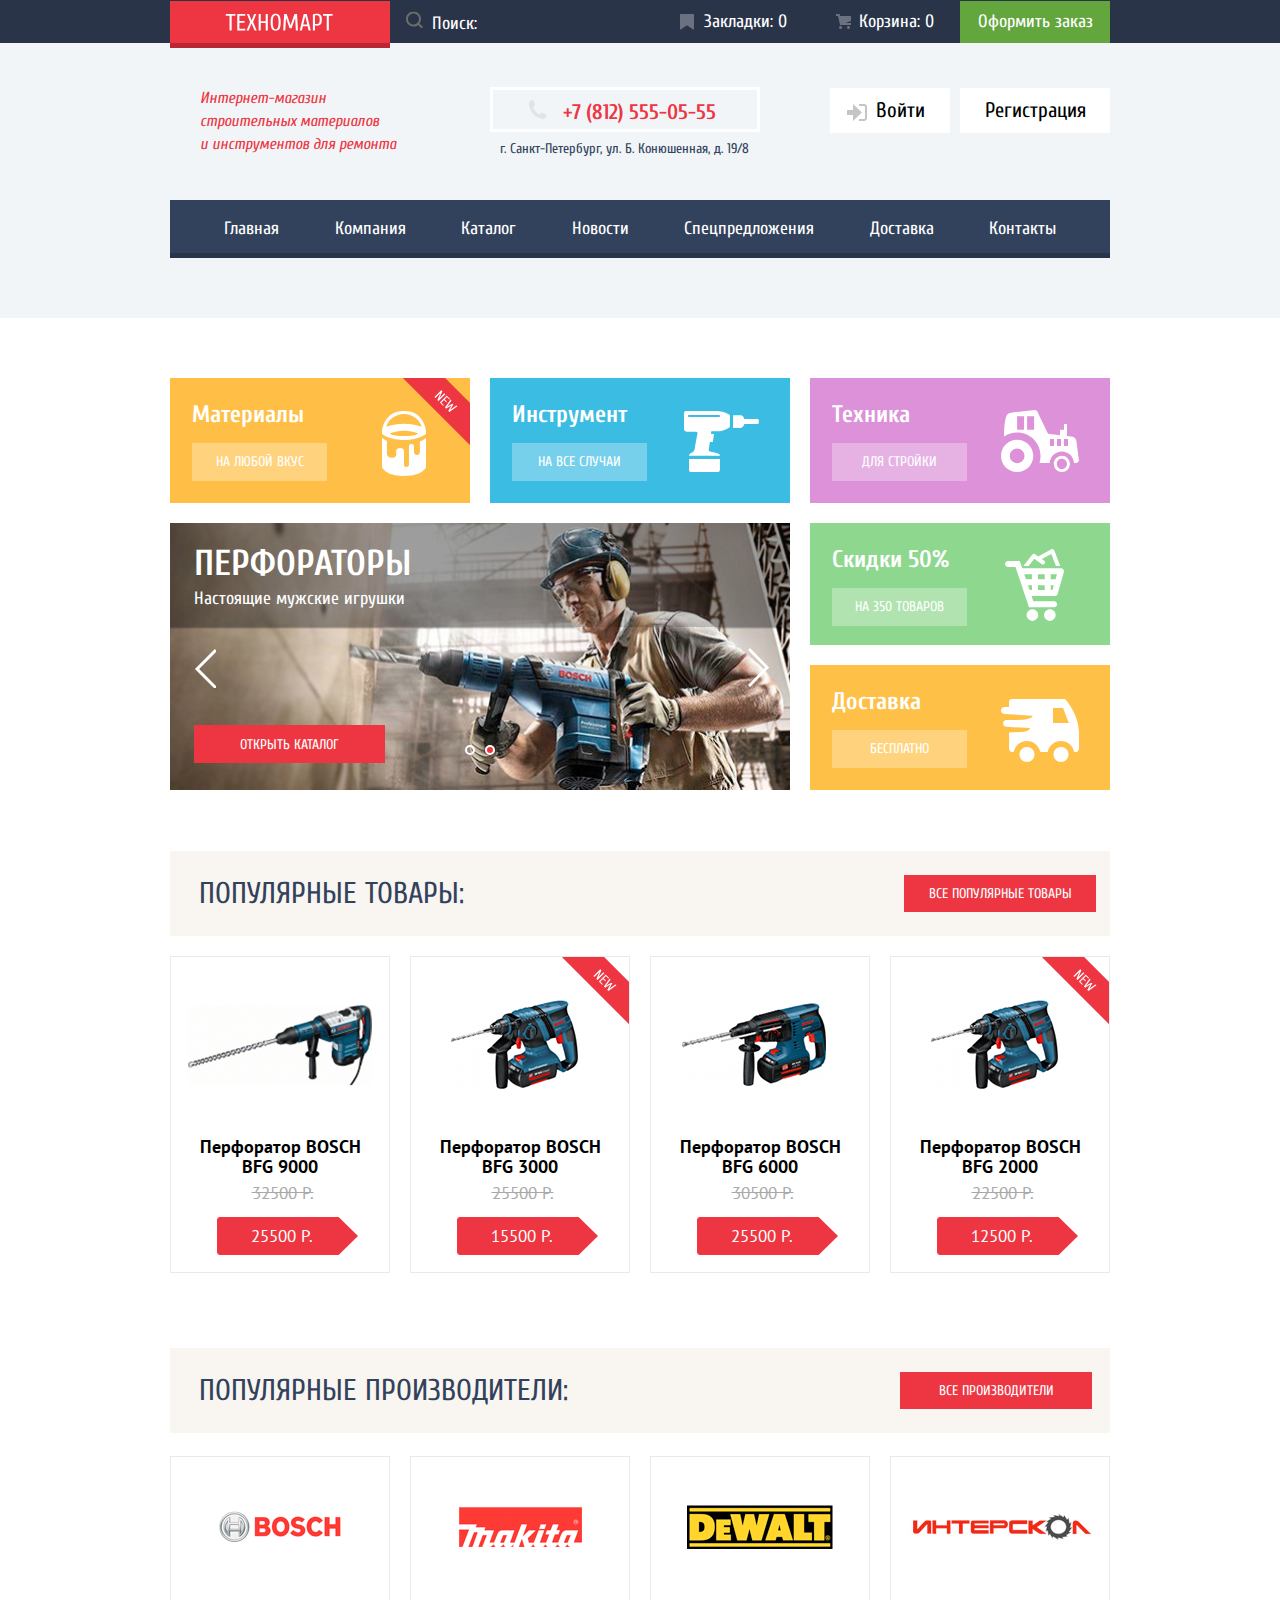
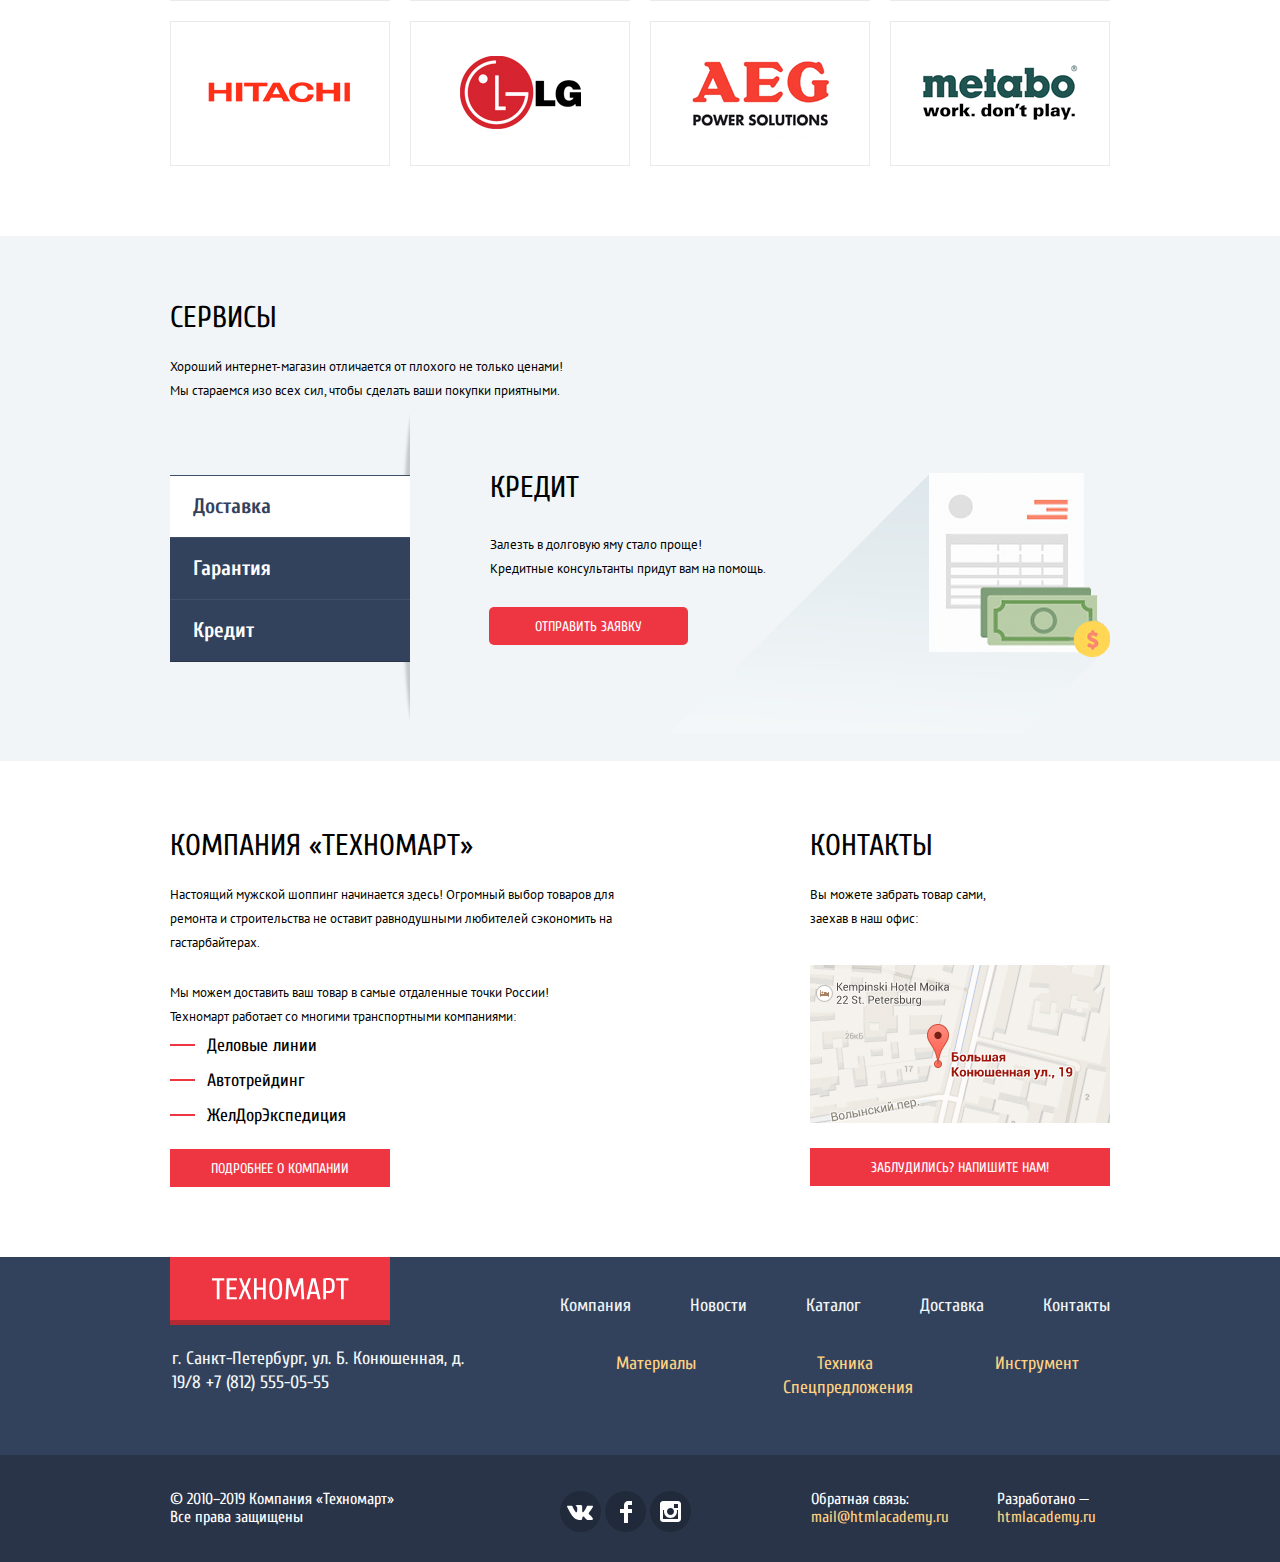
<file: index.html>
<!DOCTYPE html>
<html class="page" lang="ru">

<head>
    <meta charset="utf-8">
    <title>HTML Academy: Техномарт</title>
    <link rel="stylesheet" href="https://fonts.googleapis.com/css2?family=Cuprum:ital,wght@0,400;0,700;1,400;1,700&family=PT+Sans:ital,wght@0,400;0,700;1,400;1,700&display=swap">
    <link href="css/normalize.css" rel="stylesheet">
    <link href="css/style.min.css" rel="stylesheet">
</head>

<body class="page-body">
    <header class="main-header">
        <nav class="main-navigation">
            <div class="header-top">
                <div class="container">
                    <div class="main-header-logo">
                        <img src="img/main-logo-technomart.svg" width="108" height="18" alt="main-logo">
                    </div>
                    <form class="search-form" action="#" method="GET">
                        <label for="search" class="visually-hidden">Введите запрос</label>
                        <input class="search-form-input" type="search" name="search" id="search" placeholder="Поиск:">
                        <button class="search-form-btn" type="submit">
                            <svg width="17" height="17" viewBox="0 0 17 17" fill="none" xmlns="http://www.w3.org/2000/svg">
                                <path fill="red" fill-rule="evenodd" clip-rule="evenodd" d="M13.458 12.044L17 15.586L15.586 17L12.044 13.458C10.782 14.421 9.21 15 7.5 15C3.35786 15 0 11.6421 0 7.5C0 3.35786 3.35786 0 7.5 0C11.6421 0 15 3.35786 15 7.5C15.0001 9.14309 14.4581 10.7403 13.458 12.044ZM7.5 2C4.467 2 2 4.467 2 7.5C2.00331 10.5362 4.4638 12.9967 7.5 13C10.532 13 13 10.532 13 7.5C13 4.467 10.532 2 7.5 2Z" />
                            </svg>
                        </button>
                    </form>
                    <ul class="user-list">
                        <li class="item-bookmark">
                            <a class="user-list-link bookmark" href="">Закладки: 0</a>
                        </li>
                        <li class="item-cart">
                            <a class="user-list-link cart" href="">Корзина: 0</a>
                        </li>
                        <li class="item-order">
                            <a class="user-list-link order" href="">Оформить заказ</a>
                        </li>
                    </ul>
                </div>
            </div>
            <div class="container">
                <div class="header-info">
                    <h1 class="header-about">Интернет-магазин<br> строительных материалов<br> и инструментов для ремонта
                    </h1>
                    <div>
                        <a class="header-tel" href="tel:+78125550555">+7 (812) 555-05-55</a>
                        <p class="header-address"> г. Санкт-Петербург, ул. Б. Конюшенная, д. 19/8 </p>
                    </div>
                    <div class="login-button">
                        <ul>
                            <li>
                                <a class="login-link" href="">Войти
                                    <svg class="login-link-svg" width="21" height="17" viewBox="0 0 21 17" fill="currentColor" xmlns="http://www.w3.org/2000/svg">
                                        <path d="M14.875 8.5L6 0V6H0V11H6V17L14.875 8.5Z" fill="currentColor" />
                                        <path d="M16.986 15.01H11.959V17H16.986C19.164 17 19.99 15.19 20.015 13.974V3.028C19.99 1.811 19.164 0 16.986 0H11.959V1.99H16.986C17.825 1.99 17.978 2.671 17.996 3.047V13.951C17.979 14.327 17.825 15.01 16.986 15.01Z" fill="currentColor" />
                                    </svg>
                                </a>
                            </li>
                            <li>
                                <a class="sign-up" href="">Регистрация</a>
                            </li>
                        </ul>
                    </div>
                </div>
                <ul class="site-navigation">
                    <li>
                        <a class="site-navigation-link" href="">Главная</a>
                    </li>
                    <li>
                        <a class="site-navigation-link" href="">Компания</a>
                    </li>
                    <li>
                        <a class="site-navigation-link" href="catalog.html">Каталог</a>
                    </li>
                    <li>
                        <a class="site-navigation-link" href="">Новости</a>
                    </li>
                    <li>
                        <a class="site-navigation-link" href="">Спецпредложения</a>
                    </li>
                    <li>
                        <a class="site-navigation-link" href="">Доставка</a>
                    </li>
                    <li>
                        <a class="site-navigation-link" href="">Контакты</a>
                    </li>
                </ul>
            </div>
        </nav>
    </header>
    <main class="index-main">
        <div class="container">
            <h1 class="visually-hidden">Магазин электроинструментов и техники «Техномарт»</h1>
            <div class="offers">
                <ul class="slogan-list">
                    <li class="slogan-item slogan-item-spyellow materials new">
                        <h3>Материалы</h3>
                        <a href="">На любой вкус</a>
                    </li>
                    <li class="slogan-item slogan-item-blue tool">
                        <h3>Инструмент</h3>
                        <a href="">На все случаи</a>
                    </li>
                    <li class="slogan-item slogan-item-lilac tractor">
                        <h3>Техника</h3>
                        <a href="">Для стройки</a>
                    </li>
                    <li class="slogan-item slogan-item-green big-cart">
                        <h3>Скидки 50%</h3>
                        <a href="">На 350 товаров</a>
                    </li>
                    <li class="slogan-item slogan-item-yellow car">
                        <h3>Доставка</h3>
                        <a href="">Бесплатно</a>
                    </li>
                    <li class="slider-li">
                        <section class="slider">
                            <ul class="slider-list">
                                <li class="slide slide-current">
                                    <article class="perforator">
                                        <div class="slider-text">
                                            <h3 class="man-slider">ПЕРФОРАТОРЫ</h3>
                                            <p class="slider-p">Настоящие мужские игрушки</p>
                                        </div>
                                        <a class="red-button man-slider-button" href="catalog.html">Открыть каталог</a>
                                    </article>
                                </li>
                                <li class="slide">
                                    <article class="drill">
                                        <div class="slider-text">
                                            <h3 class="man-slider">ДРЕЛИ</h3>
                                            <p class="slider-p">Соседям на радость!</p>
                                        </div>
                                        <a class="red-button man-slider-button" href="catalog.html">Открыть каталог</a>
                                    </article>
                                </li>
                            </ul>
                            <div class="slider-arrow">
                                <button class="button slider-arrow-left" type="button" aria-label="Влево"></button>
                                <button class="button slider-arrow-right" type="button" aria-label="Вправо"></button>
                            </div>
                            <div class="slider-controls">
                                <button class="button slider-button-back " type="button" aria-label="Назад"></button>
                                <button class="button slider-button-next current" type="button"
                                    aria-label="Вперед"></button>
                            </div>
                        </section>
                    </li>
                </ul>
            </div>
            <section class="top-product">
                <div class="section-header">
                    <h2 class="section-header-title">Популярные товары:</h2>
                    <a class="red-button top-button" href="">Все популярные товары</a>
                </div>
                <ul class="product-list">
                    <li class="product-item">
                        <h3 class="product-item-title">
                            <a href="">Перфоратор BOSCH<br> BFG 9000</a>
                        </h3>
                        <div class="product-item-picture bosch-9000">
                            <img src="img/bosch-9000.jpg" width="184" height="164" alt="Перфоратор BOSCH BFG 9000">
                        </div>
                        <div class="product-item-links">
                            <a class="add-cart cart-btn" href="">Купить</a>
                            <a class="add-bookmark" href="">В закладки</a>
                        </div>
                        <div class="product-item-prices">
                            <p class="price"><del>32500 Р.</del></p>
                            <p class="new-price">25500 Р.</p>
                        </div>
                    </li>
                    <li class="product-item new">
                        <h3 class="product-item-title">
                            <a href="">Перфоратор BOSCH<br> BFG 3000</a>
                        </h3>
                        <div class="product-item-picture">
                            <img src="img/bosch-3000.jpg" width="127" height="112" alt="Перфоратор BOSCH BFG 3000">
                        </div>
                        <div class="product-item-links">
                            <a class="add-cart" href="">Купить</a>
                            <a class="add-bookmark" href="">В закладки</a>
                        </div>
                        <div class="product-item-prices">
                            <p class="price"><del>25500 Р.</del></p>
                            <p class="new-price">15500 Р.</p>
                        </div>
                    </li>
                    <li class="product-item">
                        <h3 class="product-item-title">
                            <a href="">Перфоратор BOSCH<br> BFG 6000</a>
                        </h3>
                        <div class="product-item-picture">
                            <img src="img/bosch-6000.jpg" width="144" height="128" alt="Перфоратор BOSCH BFG 6000">
                        </div>
                        <div class="product-item-links">
                            <a class="add-cart" href="">Купить</a>
                            <a class="add-bookmark" href="">В закладки</a>
                        </div>
                        <div class="product-item-prices">
                            <p class="price"><del>30500 Р.</del></p>
                            <p class="new-price">25500 Р.</p>
                        </div>
                    </li>
                    <li class="product-item new">
                        <h3 class="product-item-title">
                            <a href="">Перфоратор BOSCH<br> BFG 2000</a>
                        </h3>
                        <div class="product-item-picture">
                            <img src="img/bosch-2000.jpg" width="127" height="112" alt="Перфоратор BOSCH BFG 2000">
                        </div>
                        <div class="product-item-links">
                            <a class="add-cart" href="">Купить</a>
                            <a class="add-bookmark" href="">В закладки</a>
                        </div>
                        <div class="product-item-prices">
                            <p class="price"><del>22500 Р.</del></p>
                            <p class="new-price">12500 Р.</p>
                        </div>
                    </li>
                </ul>
            </section>
            <section class="top-brand">
                <div class="section-header maker-header">
                    <h2 class="section-header-title">Популярные производители:</h2>
                    <a class="red-button top-button" href="">Все производители</a>
                </div>
                <ul class="brand-list">
                    <li class="brand-item">
                        <a class="brand" href=""><img src="img/trademark-bosch.png" width="126" height="37" alt="Марка BOSCH"></a>
                    </li>
                    <li class="brand-item">
                        <a class="brand" href=""><img src="img/trademark-makita.png" width="123" height="40" alt="Марка Makita"></a>
                    </li>
                    <li class="brand-item">
                        <a class="brand" href=""><img src="img/trademark-dewalt.png" width="146" height="44" alt="Марка DeWALT"></a>
                    </li>
                    <li class="brand-item">
                        <a class="brand" href=""><img src="img/trademark-interskol.png" width="200" height="75" alt="Марка Интерскол"></a>
                    </li>
                    <li class="brand-item">
                        <a class="brand" href=""><img src="img/trademark-hitachi.png" width="169" height="31" alt="Марка Hitachi"></a>
                    </li>
                    <li class="brand-item">
                        <a class="brand" href=""><img src="img/trademark-lg.png" width="121" height="73" alt="Марка LG"></a>
                    </li>
                    <li class="brand-item">
                        <a class="brand" href=""><img src="img/trademark-aeg.png" width="151" height="96" alt="Марка AEG"></a>
                    </li>
                    <li class="brand-item">
                        <a class="brand" href=""><img src="img/trademark-metabo.png" width="204" height="69" alt="Марка Metabo"></a>
                    </li>
                </ul>
            </section>
        </div>
        <section class="service">
            <div class="container">
                <h2>Сервисы</h2>
                <p>Хороший интернет-магазин отличается от плохого не только ценами!<br>
                    Мы стараемся изо всех сил, чтобы сделать ваши покупки приятными.</p>
                <div class="advantages-slider">
                    <ul class="advantages">
                        <li>
                            <a class="slider-tab active" href="#delivery">Доставка</a>
                        </li>
                        <li>
                            <a class="slider-tab" href="#guarantee">Гарантия</a>
                        </li>
                        <li>
                            <a class="slider-tab" href="#credit">Кредит</a>
                        </li>
                    </ul>
                    <div class="slider-content">
                        <section class="slider-item delivery" id="delivery">
                            <h3>ДОСТАВКА</h3>
                            <p>Мы с удовольствием доставим ваш товар прямо<br>
                                к вашему подъезду совершенно бесплатно!<br>
                                Ведь мы неплохо заработаем,<br>
                                поднимая его на ваш этаж!</p>
                        </section>
                        <section class="slider-item guarantee" id="guarantee">
                            <h3>ГАРАНТИЯ</h3>
                            <p>Если купленный у нас товар поломается или заискрит,<br>
                                а также в случае пожара, спровоцированного его<br>
                                возгоранием, вы всегда можете быть уверены в нашей<br>
                                гарантии. Мы обменяем сгоревший товар на новый.<br>
                                Дом уж восстановите как-нибудь сами.</p>
                        </section>
                        <section class="slider-item credit" id="credit">
                            <h3>КРЕДИТ</h3>
                            <p>Залезть в долговую яму стало проще!<br>
                                Кредитные консультанты придут вам на помощь.</p>
                            <a class="red-button" href="">Отправить заявку</a>
                        </section>
                    </div>
                </div>
            </div>
        </section>
        <div class="finish">
            <div class="container">
                <section class="about">
                    <section class="info">
                        <h2>КОМПАНИЯ «ТЕХНОМАРТ»</h2>
                        <p>Настоящий мужской шоппинг начинается здесь! Огромный выбор товаров для
                            ремонта и строительства не оставит равнодушными любителей сэкономить на
                            гастарбайтерах.</p>
                        <p>Мы можем доставить ваш товар в самые отдаленные точки России!</p>
                        <p>Техномарт работает со многими транспортными компаниями:</p>
                        <ul class="transport">
                            <li>Деловые линии</li>
                            <li>Автотрейдинг</li>
                            <li>ЖелДорЭкспедиция</li>
                        </ul>
                        <a class="red-button" href="">Подробнее о компании</a>
                    </section>
                    <section class="contacts">
                        <h2>КОНТАКТЫ</h2>
                        <p>Вы можете забрать товар сами,<br>
                            заехав в наш офис:</p>
                        <a class="map-btn" href="">
                            <img src="img/map.jpg" width="300" height="158" alt="мини-карта">
                        </a>
                        <a class="red-button form-btn" href="form.html"> Заблудились? Напишите нам!</a>
                    </section>
                </section>
            </div>
        </div>
    </main>
    <footer class="global-footer">
        <div class="container">
            <section class="main-footer">
                <a>
                    <img src="img/logo.svg" width="220" height="68" alt="logo">
                </a>
                <ul class="footer-nav">
                    <li>
                        <a href="">Компания</a>
                    </li>
                    <li>
                        <a href="">Новости</a>
                    </li>
                    <li>
                        <a href="catalog.html">Каталог</a>
                    </li>
                    <li>
                        <a href="">Доставка</a>
                    </li>
                    <li>
                        <a href="">Контакты</a>
                    </li>
                </ul>
                <p class="footer-address"> г. Санкт-Петербург, ул. Б. Конюшенная, д. 19/8
                    <a class="footer-tel" href="tel:+78125550555">+7 (812) 555-05-55</a>
                </p>
                <ul class="footer-services">
                    <li>
                        <a href="">Материалы</a>
                    </li>
                    <li>
                        <a href="">Техника</a>
                    </li>
                    <li>
                        <a href="">Инструмент</a>
                    </li>
                    <li>
                        <a href="">Спецпредложения</a>
                    </li>
                </ul>
            </section>
        </div>
        <div class="second-footer">
            <div class="container">
                <section class="connect-footer">
                    <p>© 2010–2019 Компания «Техномарт»<br>Все права защищены</p>
                    <ul class="social">
                        <li>
                            <a class="social-button" href="">
                                <span class="visually-hidden">Вконтакте</span>
                                <svg width="27" height="16" viewBox="0 0 27 16" fill="none" xmlns="http://www.w3.org/2000/svg">
                                    <path d="M16.138 12.51C17.094 12.201 18.318 14.55 19.621 15.449C20.599 16.13 21.348 15.983 21.348 15.983L24.821 15.933C24.821 15.933 26.636 15.821 25.778 14.379C25.707 14.259 25.275 13.31 23.193 11.357C21.016 9.31398 21.311 9.64498 23.932 6.11298C25.529 3.95998 26.168 2.64498 25.968 2.08498C25.776 1.54598 24.603 1.68598 24.603 1.68598L20.69 1.71298C20.309 1.71398 19.986 1.83198 19.839 2.22798C19.836 2.23198 19.218 3.89398 18.394 5.30698C16.653 8.29598 15.958 8.45498 15.67 8.26798C15.009 7.83498 15.176 6.53098 15.176 5.60398C15.176 2.70698 15.608 1.49898 14.33 1.18698C13.903 1.08298 13.591 1.01498 12.502 1.00498C11.11 0.983976 9.928 1.00498 9.258 1.33398C8.813 1.55698 8.472 2.04598 8.679 2.07398C8.939 2.10898 9.522 2.23398 9.834 2.65998C10.235 3.21198 10.223 4.44898 10.223 4.44898C10.223 4.44898 10.452 7.85998 9.683 8.28298C9.155 8.57298 8.433 7.98098 6.88 5.26698C6.087 3.87898 5.488 2.34498 5.488 2.34498C5.488 2.34498 5.372 2.05998 5.162 1.90398C4.912 1.71898 4.562 1.65998 4.562 1.65998L0.848 1.68398C0.848 1.68398 0.29 1.69998 0.0850002 1.94598C-0.0969998 2.16398 0.0700002 2.61398 0.0700002 2.61398C0.0700002 2.61398 2.979 9.49498 6.273 12.961C9.293 16.143 12.725 15.932 12.725 15.932H14.28C14.28 15.932 14.749 15.878 14.989 15.62C15.213 15.38 15.203 14.929 15.203 14.929C15.203 14.929 15.172 12.82 16.138 12.51Z" fill="white" />
                                </svg>
                            </a>
                        </li>
                        <li>
                            <a class="social-button" href="">
                                <span class="visually-hidden">Фейсбук</span>
                                <svg width="12" height="22" viewBox="0 0 12 22" fill="none" xmlns="http://www.w3.org/2000/svg">
                                    <path d="M12 4V0H8C5.79086 0 4 1.79086 4 4V8H0V12H4V22H8V12H12V8H8V4H12Z" fill="white" />
                                </svg>
                            </a>
                        </li>
                        <li>
                            <a class="social-button" href="">
                                <span class="visually-hidden">Инстаграмм</span>
                                <svg width="21" height="21" viewBox="0 0 21 21" fill="none" xmlns="http://www.w3.org/2000/svg">
                                    <path fill-rule="evenodd" clip-rule="evenodd" d="M3 0H18C19.65 0 21 1.35 21 3V18C21 19.65 19.65 21 18 21H3C1.35 21 0 19.65 0 18V3C0 1.35 1.35 0 3 0ZM14 10.5C14 8.57 12.43 7 10.5 7C8.57 7 7 8.57 7 10.5C7 12.43 8.57 14 10.5 14C12.43 14 14 12.43 14 10.5ZM3 18V9H4.181C4.0626 9.49127 4.00186 9.99467 4 10.5C4 14.0899 6.91015 17 10.5 17C14.0899 17 17 14.0899 17 10.5C16.9986 9.99464 16.9379 9.49118 16.819 9H18V18H3ZM14 7H18V3H14V7Z" fill="white" />
                                </svg>
                            </a>
                        </li>
                    </ul>
                    <div class="feedback">
                        <div class="communication">
                            <p>Обратная связь:</p>
                            <a class="gold" href="mailto:mail@htmlacademy.ru">mail@htmlacademy.ru</a>
                        </div>
                        <div class="developed">
                            <p>Разработано — </p>
                            <a class="gold" href="https://htmlacademy.ru/intensive/htmlcss">htmlacademy.ru</a>
                        </div>
                    </div>
                </section>
            </div>
        </div>
    </footer>
    <section class="modal modal-write">
        <h2 class="visually-hidden">Напишите нам</h2>
        <form method="POST" action="https://echo.htmlacademy.ru/">
            <ul class="modal-write-list">
                <li class="modal-write-item">
                    <p class="modal-header modal-name">Ваше имя:</p>
                    <label class="visually-hidden" for="name">Имя</label>
                    <input class="modal-window modal-window-name" id="name" type="text" name="name"
                        placeholder="Имя Фамилия">
                </li>
                <li class="modal-write-item">
                    <p class="modal-header modal-mail">Ваш e-mail:</p>
                    <label class="visually-hidden" for="e-mail">Почта</label>
                    <input class="modal-window modal-window-mail" id="e-mail" type="email" name="e-mail"
                        placeholder="email@example.com">
                </li>
                <li class="modal-write-item">
                    <p class="modal-header modal-comment">Текст письма:</p>
                    <label class="visually-hidden" for="comment">Комментарий</label>
                    <input class="modal-window modal-window-comment" id="comment" type="text" name="comment"
                        placeholder="В свободной форме">
                </li>
            </ul>
            <div class="modal-footer">
                <input class="red-button modal-input-button" type="submit" value="Отправить">
            </div>
            <button class="modal-close" type="button" aria-label="Закрыть"></button>
        </form>
    </section>
    <section class="modal modal-map">
        <h2 class="visually-hidden">Как до нас добраться</h2>
        <iframe src="https://www.google.com/maps/embed?pb=!1m18!1m12!1m3!1d1998.6037999040354!2d30.322010416394033!3d59.938716271971415!2m3!1f0!2f0!3f0!3m2!1i1024!2i768!4f13.1!3m3!1m2!1s0x4696310fca5ba729%3A0xea9c53d4493c879f!2sBolshaya+Konyushennaya+ul.%2C+19%2C+Sankt-Peterburg%2C+Russia%2C+191186!5e0!3m2!1sen!2s!4v1441888483426" width="943" height="449" allowfullscreen title="Офис компании по адресу ул. Большая Конюшенная 19/8, Санкт-Петербург"></iframe>
        <button class="modal-close map-close" type="button" aria-label="Закрыть"></button>
    </section>
    <section class="modal modal-cart">
        <h2 class="modal-catalog-header">Товар добавлен в корзину!</h2>
        <div class="modal-footer">
            <ul class="modal-button-list">
                <li class="modal-button modal-red-button">
                    <a class="red-button" href="">Оформить заказ</a>
                </li>
                <li class="modal-button modal-white-button">
                    <a href="">Продолжить покупки</a>
                </li>
            </ul>
        </div>
        <button class="modal-close" type="button" aria-label="Закрыть"></button>
    </section>
    <script src="js/script.min.js"></script>
</body>

</html>
</file>
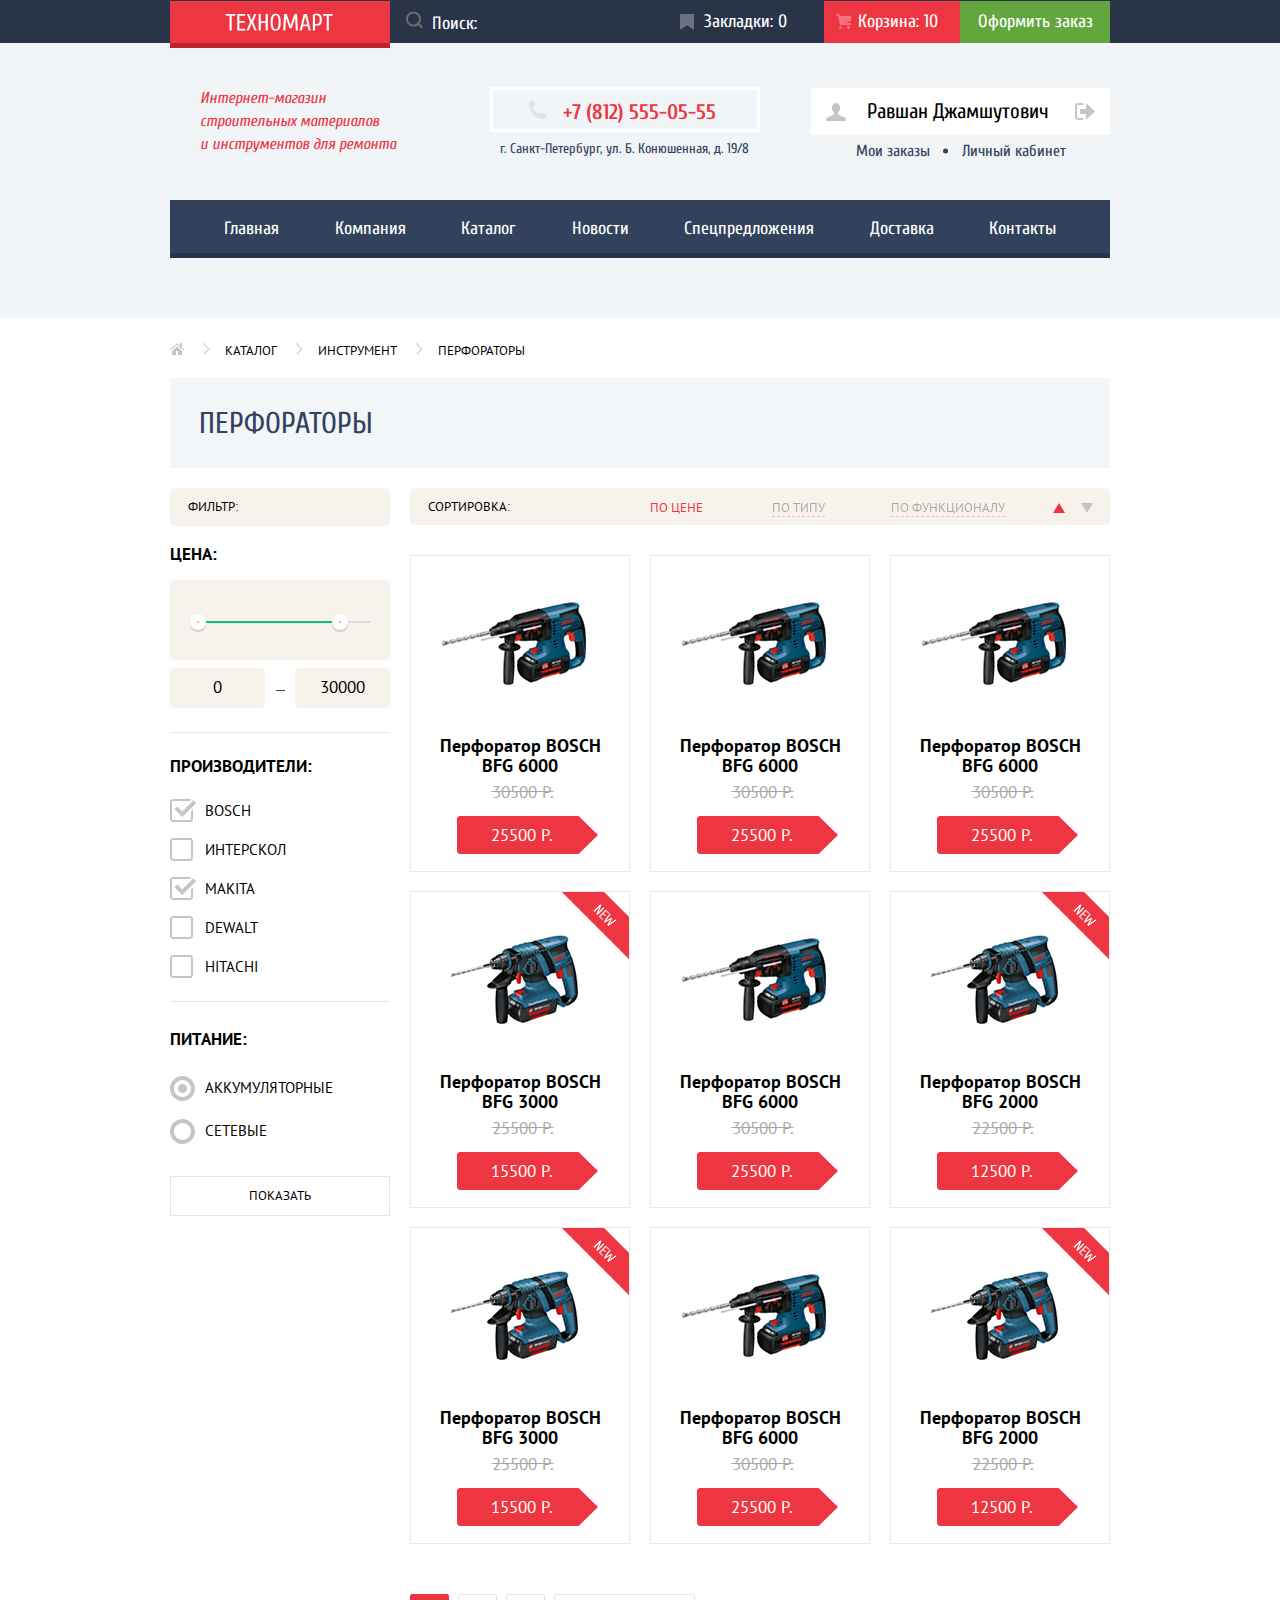
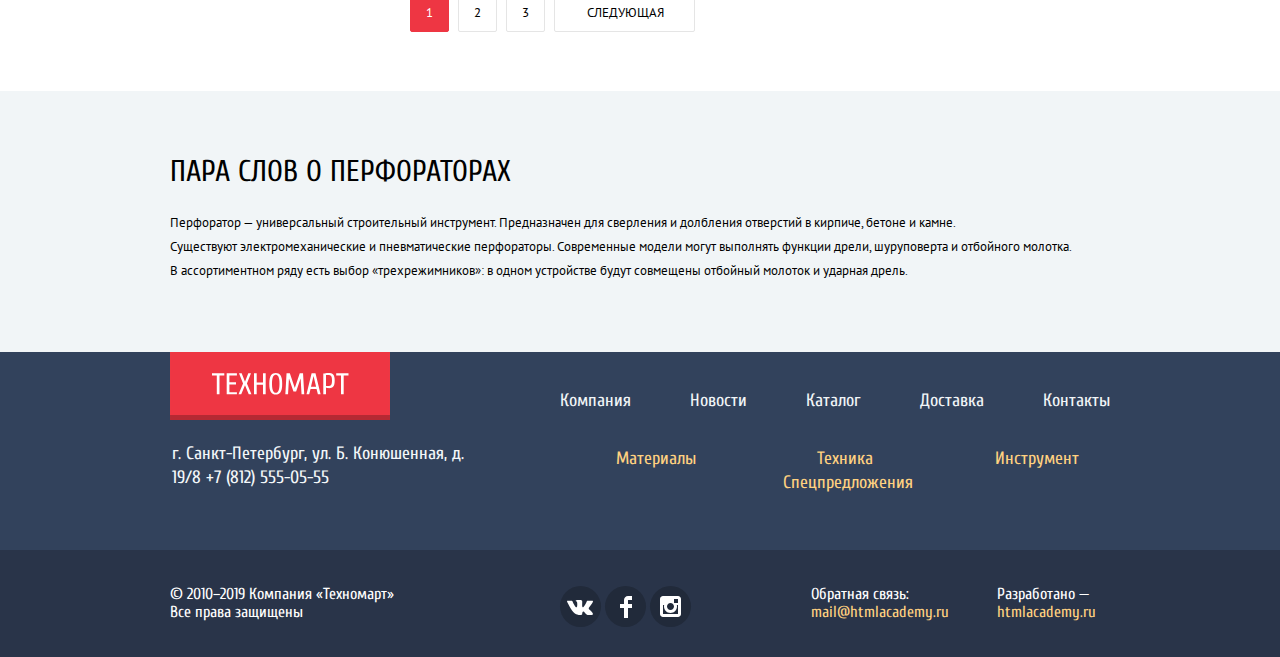
<file: catalog.html>
<!DOCTYPE html>
<html class="page" lang="ru">

<head>
  <meta charset="utf-8">
  <title>HTML Academy: Техномарт</title>
  <link rel="stylesheet" href="https://fonts.googleapis.com/css2?family=Cuprum:ital,wght@0,400;0,700;1,400;1,700&family=PT+Sans:ital,wght@0,400;0,700;1,400;1,700&display=swap">
  <link href="css/normalize.css" rel="stylesheet">
  <link href="css/style.min.css" rel="stylesheet">
</head>

<body class="page-body">
  <header class="main-header">
    <nav class="main-navigation">
      <div class="header-top">
        <div class="container">
          <a class="main-header-logo" href="index.html">
            <img src="img/main-logo-technomart.svg" width="108" height="18" alt="main-logo">
          </a>
          <form class="search-form" action="#" method="GET">
            <label for="search" class="visually-hidden">Введите запрос</label>
            <input class="search-form-input" type="search" name="search" id="search" placeholder="Поиск:">
            <button class="search-form-btn" type="submit">
              <svg width="17" height="17" viewBox="0 0 17 17" fill="none" xmlns="http://www.w3.org/2000/svg">
                <path fill="red" fill-rule="evenodd" clip-rule="evenodd" d="M13.458 12.044L17 15.586L15.586 17L12.044 13.458C10.782 14.421 9.21 15 7.5 15C3.35786 15 0 11.6421 0 7.5C0 3.35786 3.35786 0 7.5 0C11.6421 0 15 3.35786 15 7.5C15.0001 9.14309 14.4581 10.7403 13.458 12.044ZM7.5 2C4.467 2 2 4.467 2 7.5C2.00331 10.5362 4.4638 12.9967 7.5 13C10.532 13 13 10.532 13 7.5C13 4.467 10.532 2 7.5 2Z" />
              </svg>
            </button>
          </form>
          <ul class="user-list">
            <li class="item-bookmark">
              <a class="user-list-link bookmark" href="">Закладки: 0</a>
            </li>
            <li class="item-cart item-cart-catalog">
              <a class="user-list-link cart" href="">Корзина: 10</a>
            </li>
            <li class="item-order">
              <a class="user-list-link order" href="">Оформить заказ</a>
            </li>
          </ul>
        </div>
      </div>
      <div class="container">
        <div class="header-info">
          <h1 class="header-about">Интернет-магазин<br> строительных материалов<br> и инструментов для ремонта</h1>
          <div>
            <a class="header-tel" href="tel:+78125550555">+7 (812) 555-05-55</a>
            <p class="header-address"> г. Санкт-Петербург, ул. Б. Конюшенная, д. 19/8 </p>
          </div>
          <ul class="people">
            <li class="people-link">
              <a class="user" href="">Равшан Джамшутович
                <svg class="user-icon" width="20" height="18" viewBox="0 0 20 18" fill="currentColor" xmlns="http://www.w3.org/2000/svg">
                  <path d="M17.881 14.166C15.737 13.431 13.625 12.5 12.674 11.776C12.017 11.275 11.904 10.158 12.157 9.361C13.275 8.458 14.021 6.884 14.021 5.083C14.021 2.276 12.221 0 10 0C7.77902 0 5.97901 2.276 5.97901 5.083C5.97901 6.884 6.72501 8.457 7.84201 9.36C8.09501 10.158 7.98302 11.275 7.32502 11.776C6.37502 12.5 4.26201 13.43 2.11801 14.166C-0.0259852 14.902 1.48343e-05 18 1.48343e-05 18H20C20 18 20.025 14.901 17.881 14.166Z" fill="currentColor" />
                </svg>
              </a>
            </li>
            <li class="exit-link">
              <a class="exit" href="">
                <span class="visually-hidden">Выход</span>
                <svg class="logout-icon" width="20" height="17" viewBox="0 0 20 17" fill="currentColor" xmlns="http://www.w3.org/2000/svg">
                  <path d="M20 8.5L11.125 0V6H5.125V11H11.125V17L20 8.5Z" fill="currentColor" />
                  <path d="M2.10598 13.952V3.048C2.12398 2.672 2.27698 1.991 3.11598 1.991H8.14297V0H3.11598C0.937975 0 0.111975 1.81 0.0869751 3.027V13.973C0.111975 15.189 0.937975 17 3.11598 17H8.14297V15.01H3.11598C2.27698 15.01 2.12398 14.327 2.10598 13.952Z" fill="currentColor" />
                </svg>
              </a>
            </li>
            <li class="personal-link">
              <ul class="personal">
                <li>
                  <a class="orders" href="">Мои заказы</a>
                </li>
                <li>
                  <a class="account" href="">Личный кабинет</a>
                </li>
              </ul>
            </li>
          </ul>
        </div>
        <ul class="site-navigation">
          <li>
            <a class="site-navigation-link" href="index.html">Главная</a>
          </li>
          <li>
            <a class="site-navigation-link" href="">Компания</a>
          </li>
          <li>
            <a class="site-navigation-link" href="catalog.html">Каталог</a>
          </li>
          <li>
            <a class="site-navigation-link" href="">Новости</a>
          </li>
          <li>
            <a class="site-navigation-link" href="">Спецпредложения</a>
          </li>
          <li>
            <a class="site-navigation-link" href="">Доставка</a>
          </li>
          <li>
            <a class="site-navigation-link" href="">Контакты</a>
          </li>
        </ul>
      </div>
    </nav>
  </header>
  <main class="catalog-main">
    <div class="container">
      <ul class="bread-crumbs">
        <li>
          <a href="index.html">
            <span class="visually-hidden">Home</span>
            <svg width="14" height="12" viewBox="0 0 14 12" fill="none" xmlns="http://www.w3.org/2000/svg">
              <path d="M2 7.99999V12H6V7.99999H8V12H12V7.99999L7 3.51599L2 7.99999Z" fill="#C1C6CE" />
              <path d="M13.831 6.365L12 4.751V0H9.99998V2.987L7.33198 0.635C7.31198 0.618 7.28898 0.612 7.26798 0.598C7.24294 0.579705 7.21614 0.56396 7.18798 0.551C7.15708 0.540195 7.12529 0.532163 7.09298 0.527C7.06198 0.521 7.03198 0.515 6.99998 0.515C6.96898 0.515 6.93898 0.521 6.90798 0.527C6.87551 0.531919 6.84366 0.5403 6.81298 0.552C6.78498 0.563 6.75998 0.581 6.73298 0.598C6.71198 0.612 6.68798 0.618 6.66898 0.635L0.170976 6.365C0.0162401 6.50291 -0.0375953 6.72187 0.0355474 6.9158C0.10869 7.10974 0.293707 7.23862 0.500976 7.24C0.622907 7.24035 0.740711 7.19586 0.831976 7.115L6.99998 1.677L13.169 7.115C13.3778 7.27913 13.6784 7.25178 13.8542 7.05265C14.0299 6.85352 14.0198 6.55183 13.831 6.365Z" fill="#C1C6CE" />
            </svg>
          </a>
        </li>
        <li>
          <a href="catalog.html">Каталог</a>
        </li>
        <li>
          <a href="">Инструмент</a>
        </li>
        <li>
          <a>Перфораторы</a>
        </li>
      </ul>
      <div class="catalog-title">
        <h2 class="top-catalog">Перфораторы</h2>
      </div>
      <section class="catalog">
        <section class="filter">
          <h2>ФИЛЬТР:</h2>
          <form method="get" action="https://echo.htmlacademy.ru/">
            <div class="number">
              <fieldset class="filter-item filter-item-price">
                <legend>Цена:</legend>
                <div class="range-filter">
                  <div class="range-controls">
                    <div class="scale">
                      <div class="bar"></div>
                    </div>
                    <div class="toggle toggle-min" tabindex="0"></div>
                    <div class="toggle toggle-max" tabindex="0"></div>
                  </div>
                  <div class="price-controls">
                    <label class="min-price">
                      <input type="text" name="min-price" value="0">
                    </label>
                    <label class="max-price">
                      <input type="text" name="max-price" value="30000">
                    </label>
                  </div>
                </div>
              </fieldset>
            </div>
            <div class="maker">
              <fieldset class="filter-item filter-item-maker">
                <legend>ПРОИЗВОДИТЕЛИ:</legend>
                <ul>
                  <li class="filter-option filter-checkbox">
                    <input class="visually-hidden filter-input-checkbox filter-input" type="checkbox" name="BOSCH" id="filter-BOSCH" checked>
                    <label for="filter-BOSCH">BOSCH</label>
                  </li>
                  <li class="filter-option filter-checkbox">
                    <input class="visually-hidden filter-input-checkbox filter-input" type="checkbox" name="Inter" id="filter-Inter">
                    <label for="filter-Inter">ИНТЕРСКОЛ</label>
                  </li>
                  <li class="filter-option filter-checkbox">
                    <input class="visually-hidden filter-input-checkbox filter-input" type="checkbox" name="MAKITA" id="filter-MAKITA" checked>
                    <label for="filter-MAKITA">MAKITA</label>
                  </li>
                  <li class="filter-option filter-checkbox">
                    <input class="visually-hidden filter-input-checkbox filter-input" type="checkbox" name="DEWALT" id="filter-DEWALT">
                    <label for="filter-DEWALT">DEWALT</label>
                  </li>
                  <li class="filter-option filter-checkbox">
                    <input class="visually-hidden filter-input-checkbox filter-input" type="checkbox" name="HITACHI" id="filter-HITACHI">
                    <label for="filter-HITACHI">HITACHI</label>
                  </li>
                </ul>
              </fieldset>
            </div>
            <div class="charge">
              <fieldset class="filter-item filter-item-energy">
                <legend>ПИТАНИЕ:</legend>
                <ul>
                  <li class="filter-option filter-radio">
                    <input class="visually-hidden filter-input-radio filter-input" type="radio" name="charge" value="battery" id="filter-battery" checked>
                    <label for="filter-battery">АККУМУЛЯТОРНЫЕ</label>
                  </li>
                  <li class="filter-option filter-radio">
                    <input class="visually-hidden filter-input-radio filter-input" type="radio" name="charge" value="cable" id="filter-cable">
                    <label for="filter-cable">СЕТЕВЫЕ</label>
                  </li>
                </ul>
              </fieldset>
            </div>
            <button class="show-button" type="submit">Показать</button>
          </form>
        </section>
        <section class="product">
          <div class="sort">
            <p>сортировка:</p>
            <ul class="sort-list">
              <li class="sort-item sort-item-type">
                <a href="">по цене</a>
              </li>
              <li class="sort-item sort-item-type">
                <a href="">по типу</a>
              </li>
              <li class="sort-item sort-item-type">
                <a href="">по функционалу</a>
              </li>
              <li class="sort-item">
                <ul class="sort-buttons-list">
                  <li class="sort-buttons">
                    <a class="button-up active">
                      <span class="visually-hidden">Сортировка по возрастанию</span>
                    </a>
                  </li>
                  <li class="sort-buttons">
                    <a class="button-down">
                      <span class="visually-hidden">Сортировка по убыванию</span>
                    </a>
                  </li>
                </ul>
              </li>
            </ul>
          </div>
          <h2 class="visually-hidden">Список инструмента</h2>
          <ul class="product-list-inner">
            <li class="product-item">
              <h3 class="product-item-title">
                <a href="">Перфоратор BOSCH<br> BFG 6000</a>
              </h3>
              <div class="product-item-picture">
                <img src="img/bosch-6000.jpg" width="144" height="128" alt="Перфоратор BOSCH BFG 6000">
              </div>
              <div class="product-item-links">
                <a class="add-cart" href="">Купить</a>
                <a class="add-bookmark" href="">В закладки</a>
              </div>
              <div class="product-item-prices">
                <p class="price"><del>30500 Р.</del></p>
                <p class="new-price">25500 Р.</p>
              </div>
            </li>
            <li class="product-item">
              <h3 class="product-item-title">
                <a href="">Перфоратор BOSCH<br> BFG 6000</a>
              </h3>
              <div class="product-item-picture">
                <img src="img/bosch-6000.jpg" width="144" height="128" alt="Перфоратор BOSCH BFG 6000">
              </div>
              <div class="product-item-links">
                <a class="add-cart" href="">Купить</a>
                <a class="add-bookmark" href="">В закладки</a>
              </div>
              <div class="product-item-prices">
                <p class="price"><del>30500 Р.</del></p>
                <p class="new-price">25500 Р.</p>
              </div>
            </li>
            <li class="product-item">
              <h3 class="product-item-title">
                <a href="">Перфоратор BOSCH<br> BFG 6000</a>
              </h3>
              <div class="product-item-picture">
                <img src="img/bosch-6000.jpg" width="144" height="128" alt="Перфоратор BOSCH BFG 6000">
              </div>
              <div class="product-item-links">
                <a class="add-cart" href="">Купить</a>
                <a class="add-bookmark" href="">В закладки</a>
              </div>
              <div class="product-item-prices">
                <p class="price"><del>30500 Р.</del></p>
                <p class="new-price">25500 Р.</p>
              </div>
            </li>
            <li class="product-item new">
              <h3 class="product-item-title">
                <a href="">Перфоратор BOSCH<br> BFG 3000</a>
              </h3>
              <div class="product-item-picture">
                <img src="img/bosch-3000.jpg" width="127" height="112" alt="Перфоратор BOSCH BFG 3000">
              </div>
              <div class="product-item-links">
                <a class="add-cart" href="">Купить</a>
                <a class="add-bookmark" href="">В закладки</a>
              </div>
              <div class="product-item-prices">
                <p class="price"><del>25500 Р.</del></p>
                <p class="new-price">15500 Р.</p>
              </div>
            </li>
            <li class="product-item">
              <h3 class="product-item-title">
                <a href="">Перфоратор BOSCH<br> BFG 6000</a>
              </h3>
              <div class="product-item-picture">
                <img src="img/bosch-6000.jpg" width="144" height="128" alt="Перфоратор BOSCH BFG 6000">
              </div>
              <div class="product-item-links">
                <a class="add-cart" href="">Купить</a>
                <a class="add-bookmark" href="">В закладки</a>
              </div>
              <div class="product-item-prices">
                <p class="price"><del>30500 Р.</del></p>
                <p class="new-price">25500 Р.</p>
              </div>
            </li>
            <li class="product-item new">
              <h3 class="product-item-title">
                <a href="">Перфоратор BOSCH<br> BFG 2000</a>
              </h3>
              <div class="product-item-picture">
                <img src="img/bosch-2000.jpg" width="127" height="112" alt="Перфоратор BOSCH BFG 2000">
              </div>
              <div class="product-item-links">
                <a class="add-cart" href="">Купить</a>
                <a class="add-bookmark" href="">В закладки</a>
              </div>
              <div class="product-item-prices">
                <p class="price"><del>22500 Р.</del></p>
                <p class="new-price">12500 Р.</p>
              </div>
            </li>
            <li class="product-item new">
              <h3 class="product-item-title">
                <a href="">Перфоратор BOSCH<br> BFG 3000</a>
              </h3>
              <div class="product-item-picture">
                <img src="img/bosch-3000.jpg" width="127" height="112" alt="Перфоратор BOSCH BFG 3000">
              </div>
              <div class="product-item-links">
                <a class="add-cart" href="">Купить</a>
                <a class="add-bookmark" href="">В закладки</a>
              </div>
              <div class="product-item-prices">
                <p class="price"><del>25500 Р.</del></p>
                <p class="new-price">15500 Р.</p>
              </div>
            </li>
            <li class="product-item">
              <h3 class="product-item-title">
                <a href="">Перфоратор BOSCH<br> BFG 6000</a>
              </h3>
              <div class="product-item-picture">
                <img src="img/bosch-6000.jpg" width="144" height="128" alt="Перфоратор BOSCH BFG 6000">
              </div>
              <div class="product-item-links">
                <a class="add-cart" href="">Купить</a>
                <a class="add-bookmark" href="">В закладки</a>
              </div>
              <div class="product-item-prices">
                <p class="price"><del>30500 Р.</del></p>
                <p class="new-price">25500 Р.</p>
              </div>
            </li>
            <li class="product-item new">
              <h3 class="product-item-title">
                <a href="">Перфоратор BOSCH<br> BFG 2000</a>
              </h3>
              <div class="product-item-picture">
                <img src="img/bosch-2000.jpg" width="127" height="112" alt="Перфоратор BOSCH BFG 2000">
              </div>
              <div class="product-item-links">
                <a class="add-cart" href="">Купить</a>
                <a class="add-bookmark" href="">В закладки</a>
              </div>
              <div class="product-item-prices">
                <p class="price"><del>22500 Р.</del></p>
                <p class="new-price">12500 Р.</p>
              </div>
            </li>
          </ul>
          <ul class="page-content">
            <li class="pagination-item pagination-item-current">
              <a>1</a>
            </li>
            <li class="pagination-item">
              <a href="">2</a>
            </li>
            <li class="pagination-item">
              <a href="">3</a>
            </li>
            <li class="pagination-item">
              <a href="">Следующая</a>
            </li>
          </ul>
        </section>
      </section>
    </div>
    <section class="final">
      <div class="container">
        <h3>Пара слов о перфораторах</h3>
        <p>Перфоратор — универсальный строительный инструмент. Предназначен для сверления и долбления отверстий в кирпиче, бетоне и камне.</p>
        <p>Существуют электромеханические и пневматические перфораторы. Современные модели могут выполнять функции дрели, шуруповерта и отбойного молотка.</p>
        <p>В ассортиментном ряду есть выбор «трехрежимников»: в одном устройстве будут совмещены отбойный молоток и ударная дрель.</p>
      </div>
    </section>
  </main>
  <footer class="global-footer">
    <div class="container">
      <section class="main-footer">
        <a>
          <img src=" img/logo.svg" width="220" height="68" alt="logo">
        </a>
        <ul class="footer-nav">
          <li>
            <a href="">Компания</a>
          </li>
          <li>
            <a href="">Новости</a>
          </li>
          <li>
            <a href="catalog.html">Каталог</a>
          </li>
          <li>
            <a href="">Доставка</a>
          </li>
          <li>
            <a href="">Контакты</a>
          </li>
        </ul>
        <p class="footer-address"> г. Санкт-Петербург, ул. Б. Конюшенная, д. 19/8
          <a class="footer-tel" href="tel:+78125550555">+7 (812) 555-05-55</a>
        </p>
        <ul class="footer-services">
          <li>
            <a href="">Материалы</a>
          </li>
          <li>
            <a href="">Техника</a>
          </li>
          <li>
            <a href="">Инструмент</a>
          </li>
          <li>
            <a href="">Спецпредложения</a>
          </li>
        </ul>
      </section>
    </div>
    <div class="second-footer">
      <div class="container">
        <section class="connect-footer">
          <p>© 2010–2019 Компания «Техномарт»<br>Все права защищены</p>
          <ul class="social">
            <li>
              <a class="social-button" href="">
                <span class="visually-hidden">Вконтакте</span>
                <svg width="27" height="16" viewBox="0 0 27 16" fill="none" xmlns="http://www.w3.org/2000/svg">
                  <path d="M16.138 12.51C17.094 12.201 18.318 14.55 19.621 15.449C20.599 16.13 21.348 15.983 21.348 15.983L24.821 15.933C24.821 15.933 26.636 15.821 25.778 14.379C25.707 14.259 25.275 13.31 23.193 11.357C21.016 9.31398 21.311 9.64498 23.932 6.11298C25.529 3.95998 26.168 2.64498 25.968 2.08498C25.776 1.54598 24.603 1.68598 24.603 1.68598L20.69 1.71298C20.309 1.71398 19.986 1.83198 19.839 2.22798C19.836 2.23198 19.218 3.89398 18.394 5.30698C16.653 8.29598 15.958 8.45498 15.67 8.26798C15.009 7.83498 15.176 6.53098 15.176 5.60398C15.176 2.70698 15.608 1.49898 14.33 1.18698C13.903 1.08298 13.591 1.01498 12.502 1.00498C11.11 0.983976 9.928 1.00498 9.258 1.33398C8.813 1.55698 8.472 2.04598 8.679 2.07398C8.939 2.10898 9.522 2.23398 9.834 2.65998C10.235 3.21198 10.223 4.44898 10.223 4.44898C10.223 4.44898 10.452 7.85998 9.683 8.28298C9.155 8.57298 8.433 7.98098 6.88 5.26698C6.087 3.87898 5.488 2.34498 5.488 2.34498C5.488 2.34498 5.372 2.05998 5.162 1.90398C4.912 1.71898 4.562 1.65998 4.562 1.65998L0.848 1.68398C0.848 1.68398 0.29 1.69998 0.0850002 1.94598C-0.0969998 2.16398 0.0700002 2.61398 0.0700002 2.61398C0.0700002 2.61398 2.979 9.49498 6.273 12.961C9.293 16.143 12.725 15.932 12.725 15.932H14.28C14.28 15.932 14.749 15.878 14.989 15.62C15.213 15.38 15.203 14.929 15.203 14.929C15.203 14.929 15.172 12.82 16.138 12.51Z" fill="white" />
                </svg>
              </a>
            </li>
            <li>
              <a class="social-button" href="">
                <span class="visually-hidden">Фейсбук</span>
                <svg width="12" height="22" viewBox="0 0 12 22" fill="none" xmlns="http://www.w3.org/2000/svg">
                  <path d="M12 4V0H8C5.79086 0 4 1.79086 4 4V8H0V12H4V22H8V12H12V8H8V4H12Z" fill="white" />
                </svg>
              </a>
            </li>
            <li>
              <a class="social-button" href="">
                <span class="visually-hidden">Инстаграмм</span>
                <svg width="21" height="21" viewBox="0 0 21 21" fill="none" xmlns="http://www.w3.org/2000/svg">
                  <path fill-rule="evenodd" clip-rule="evenodd" d="M3 0H18C19.65 0 21 1.35 21 3V18C21 19.65 19.65 21 18 21H3C1.35 21 0 19.65 0 18V3C0 1.35 1.35 0 3 0ZM14 10.5C14 8.57 12.43 7 10.5 7C8.57 7 7 8.57 7 10.5C7 12.43 8.57 14 10.5 14C12.43 14 14 12.43 14 10.5ZM3 18V9H4.181C4.0626 9.49127 4.00186 9.99467 4 10.5C4 14.0899 6.91015 17 10.5 17C14.0899 17 17 14.0899 17 10.5C16.9986 9.99464 16.9379 9.49118 16.819 9H18V18H3ZM14 7H18V3H14V7Z" fill="white" />
                </svg>
              </a>
            </li>
          </ul>
          <div class="feedback">
            <div class="communication">
              <p>Обратная связь:</p>
              <a class="gold" href="mailto:mail@htmlacademy.ru">mail@htmlacademy.ru</a>
            </div>
            <div class="developed">
              <p>Разработано — </p>
              <a class="gold" href="https://htmlacademy.ru/intensive/htmlcss">htmlacademy.ru</a>
            </div>
          </div>
        </section>
      </div>
    </div>
  </footer>
  <section class="modal modal-cart">
    <h2 class="modal-catalog-header">Товар добавлен в корзину!</h2>
    <div class="modal-footer">
      <ul class="modal-button-list">
        <li class="modal-button modal-red-button">
          <a class="red-button" href="">Оформить заказ</a>
        </li>
        <li class="modal-button modal-white-button">
          <a href="">Продолжить покупки</a>
        </li>
      </ul>
    </div>
    <button class="modal-close" type="button" aria-label="Закрыть"></button>
  </section>
  <script src="js/script.min.js"></script>
</body>

</html>
</file>
<file: css/style.min.css>
:root{--basic-red:#EE3643;--basic-green:#63A63E;--basic-grey:#3D546F;--basic-greylight:#C5C5C5;--basic-background:#F1F5F7;--basic-white:#FFFFFF;--special-yellow:#FFBF47;--special-blue:#3BBCE3;--special-lilac:#DC91D8;--special-greenlight:#8ED78F;--special-yellowlight:#FFD180;--success:#5FBB2D;--yellow:#FFC047;--error:#BA2732;--button-red:#CA2C37;--dark-blue:#32425C;--header-top:#293449;--black:#000000;--white-opacity:rgba(255, 255, 255, 0.5);--white-opacity-slogan:rgba(255, 255, 255, 0.3);--basic-greylight-opacity:rgba(197, 197, 197, 0.3);--slider-shadow:rgba(0, 0, 0, 0.25);--product-shadow:rgba(0, 0, 0, 0.15);--grey-extra-light:#A9A9A9;--grey-extra-light-opacity:rgba(169, 169, 169, 0.3);--pinklight:#F9F5F0;--dark-green:#518534;--light-blue:#F2F6F8;--light-grey:#E5E5E5;--extra-dark-blue:#212A3A;--filter-color:#F7F3EC;--scale:#D7DCDE;--bar:#00ca74;--toggle:#ababab;--toggle-shadow:#cfcfcf;--trait:#444444;--product-border:#EAEAEA;--slider-shadow:hsla(0, 0%, 10%, 0.2);--checkbox-hover:#B5B5B5;--service-slider-shedow:#405069;--footer-adress:#F3F7F9;--special:linear-gradient(180deg, #FFFFFF 0%, rgba(255, 255, 255, 0) 100%);--add-shadow:#367315;--filter-strip:rgba(0, 0, 0, 0.1);--modal-footer:#F4F4F4}*,::after,::before{box-sizing:border-box}body{font-family:Cuprum,Arial,sans-serif;font-size:13px;line-height:24px;color:var(--black);background-color:var(--basic-white);margin:0}a{text-decoration:none}img{max-width:100%;height:auto}.page{height:100%}.page-body{min-height:100%;grid-template-rows:min-content 1fr min-content;align-content:start}.main-navigation{background-color:var(--basic-background);padding-bottom:60px}.header-top{background-color:var(--header-top)}.main-header-logo{background-color:var(--basic-red);height:42px;width:220px;padding-top:12px;padding-bottom:12px;padding-left:55px;padding-right:57px;box-shadow:0 5px 0 0 var(--error)}.main-header-logo img{display:block;margin:0 auto}.search-form{position:relative;display:block}.search-form button{padding:0;margin:0;border:none;outline:0;background-color:inherit;position:absolute;left:16px;top:50%;transform:translateY(-50%);pointer-events:none}.search-form-btn{position:absolute;top:50%;left:16px;transform:translateY(-50%);pointer-events:none;background-color:transparent;filter:grayscale(1) brightness(2)}.search-form-input{width:270px;height:43px;padding:0 10px 0 42px;background-color:transparent;font-family:inherit;border:none;color:var(--dark-blue);font-size:21px;line-height:30px}.search-form-input:active{background-color:var(--extra-dark-blue)}.search-form-input:focus{background-color:#fff}.search-form-input:focus+.search-form-btn{pointer-events:auto;cursor:pointer;filter:grayscale(0) brightness(2)}.search-form-input::placeholder{color:var(--basic-white);font-size:18px;line-height:24px}.search-form label{position:absolute;top:12px;left:17px}.search-form-input:focus{background-color:var(--basic-white);color:var(--dark-blue)}.search-form-input:focus::placeholder{color:var(--black)}.search-form-input:hover+label path{fill:var(--basic-white)}.search-form-input:focus+label path{fill:var(--basic-red)}.user-list{font-size:18px;line-height:24px;color:var(--basic-white);margin:0;padding:0;list-style:none;display:flex;flex-wrap:wrap;position:relative;margin-left:20px}.user-list-link{padding-top:9px;padding-bottom:9px;transition:all .3s;display:block;height:100%;text-align:center;position:relative}.user-list a{color:inherit}.cart{padding-left:9px}.order{background-color:var(--basic-green)}.order:hover{background-color:var(--success)}.order:active{color:var(--white-opacity);background-color:var(--basic-green)}.user-list-link:active{color:var(--white-opacity);transition:.3s}.bookmark::before{display:block;content:"";position:absolute;top:13px;left:20px;width:14px;height:16px;background-image:url(../img/bookmark-icon.svg);background-repeat:no-repeat;background-position:0 0;opacity:.3}.header-tel{color:var(--basic-red);font-size:21px;line-height:30px;font-weight:700;border:solid 3px var(--basic-white);display:block;width:270px;height:45px;padding-top:7px;padding-bottom:8px;padding-left:69px;padding-right:41px;margin-top:9px;text-align:center;position:relative}.header-tel::before{content:"";position:absolute;top:10px;left:35px;width:19px;height:19px;background-image:url(../img/icon-phone.svg);background-repeat:no-repeat;background-position:0 0;opacity:.3}.header-address{font-size:14px;line-height:24px;font-weight:400;color:var(--dark-blue);padding:0;margin:0;padding-top:5px;margin-bottom:39px;padding-left:10px}.login-button{display:flex;align-items:flex-start;justify-content:flex-end}.login-button ul{font-size:21px;line-height:21px;color:var(--black);margin-top:10px;padding:0;list-style:none;display:flex;justify-content:flex-end;flex-wrap:wrap}.login-button li:first-child{margin-right:10px}.login-button a{color:inherit;padding:5px;margin-bottom:20px;text-align:center;display:flex;height:45px;align-items:center;justify-content:center}.login-button .login-link{padding-left:25px;width:120px}.login-link{background-color:var(--basic-white);transition:all .3s;display:block;position:relative}.login-link-svg{position:absolute;top:16px;left:17px;color:var(--basic-greylight);transition:all .3s}.login-link:hover .login-link-svg{color:var(--dark-blue);transition:all .3s}.login-link:active .login-link-svg{color:var(--basic-greylight);transition:all .3s}.login-link:hover{color:var(--basic-red)}.login-link:active{color:var(--basic-greylight)}.login-button .sign-up{width:150px}.sign-up{background-color:var(--basic-white);transition:all .3s;display:block}.sign-up:hover{color:var(--basic-red)}.sign-up:active{color:var(--basic-greylight)}.people{font-size:21px;line-height:21px;color:var(--black);margin-top:10px;margin-bottom:31px;padding:0;padding-left:11px;padding-bottom:7px;list-style:none;grid-column-start:3;grid-column-end:4;grid-row-start:1;grid-row-end:2;display:flex;justify-content:flex-start;flex-wrap:wrap}.people a{text-align:center}.people-link{background-color:var(--basic-white);position:relative;width:263px;display:flex;flex-wrap:wrap;align-items:center;padding-bottom:12px}.exit-link{display:flex;flex-wrap:wrap;align-items:center;background-color:var(--basic-white);width:36px}.user{display:block;color:var(--black);padding-left:56px;padding-top:12px}.user-icon{position:absolute;top:50%;left:15px;color:var(--basic-greylight);transition:all .3s;transform:translateY(-50%)}.exit{display:block;position:relative;width:21px;height:100%;background-color:var(--basic-white);padding-top:15px}.logout-icon{color:var(--basic-greylight);transition:all .3s}.exit:hover .logout-icon,.user:hover .user-icon{color:var(--dark-blue);transition:all .3s}.exit:active .logout-icon,.user:active,.user:active .user-icon{color:var(--basic-greylight);transition:all .3s}.personal-link{flex-grow:1}.personal{font-size:16px;line-height:18px;color:var(--dark-blue);margin:0;padding:0;list-style:none;grid-column-start:3;grid-column-end:4;grid-row-start:2;grid-row-end:3;display:flex;flex-wrap:wrap;position:relative;justify-content:center;padding-top:7px}.personal a{color:inherit;padding:0 16px;list-style:none;display:block}.personal::after{content:"";position:absolute;top:16px;left:132px;transform:translateY(-50%);display:block;width:5px;height:5px;border-radius:50%;background-color:var(--dark-blue)}.personal:hover::after{background-color:var(--basic-red)}.account:hover,.orders:hover{color:var(--basic-red);transition:.3s}.account:active,.orders:active{color:var(--basic-greylight);transition:.3s}.site-navigation{margin:0;padding:0;font-size:18px;line-height:24px;color:var(--basic-white);list-style:none;background-color:var(--dark-blue);transition:all .3s;display:flex;justify-content:space-between;flex-wrap:wrap;box-shadow:inset 0 -5px 0 var(--header-top)}.site-navigation-link{font-size:18px;line-height:24px;font-weight:400;color:inherit;padding:17px 24px;display:block}.site-navigation li:first-child{padding-left:30px}.site-navigation li:last-child{padding-right:30px}.site-navigation-link:hover{background-color:var(--header-top);transition:.3s}.site-navigation-link:active{background-color:var(--header-top);color:var(--white-opacity);transition:.3s}.catalog-title{background-color:var(--light-blue)}.top-catalog{margin:0;padding:0;font-size:30px;line-height:30px;font-weight:400;color:var(--dark-blue);text-transform:uppercase;padding-top:31px;padding-bottom:29px;padding-left:29px}.catalog{display:grid;grid-template-columns:220px 700px;grid-column-gap:20px;padding-bottom:59px;padding-top:20px}.bread-crumbs{margin:0;padding:0;list-style:none;display:flex;justify-content:flex-start;flex-wrap:wrap;position:relative;padding-bottom:15px}.bread-crumbs a{font-size:13px;line-height:18px;font-family:"PT Sans",Arial,sans-serif;color:var(--black);text-transform:uppercase;font-weight:400}.bread-crumbs li{position:relative;padding-right:41px}.bread-crumbs li::after{content:"";position:absolute;width:8px;height:12px;top:3px;right:15px;background-image:url(../img/icon-right-small.svg)}.bread-crumbs li:last-child::after{display:none}.slogan-list{margin:0;padding:0;list-style:none}.slogan-list h3{font-size:24px;line-height:30px;font-weight:700;color:var(--basic-white);margin:0;margin-bottom:13px}.slogan-item{position:relative}.slogan-item a{font-size:14px;line-height:18px;font-weight:400;color:var(--basic-white);background-color:var(--white-opacity-slogan);transition:.3s;padding:10px 5px;text-transform:uppercase;display:block;width:135px;text-align:center}.slogan-item a:hover{background-color:var(--basic-greylight-opacity);color:var(--basic-white)}.slogan-item a:active{background-color:var(--grey-extra-light-opacity);color:var(--basic-white)}.slogan-item-spyellow{background-color:var(--special-yellow)}.materials{background-image:url(../img/paint-can-icon.svg);background-size:44px,65px;padding:22px;background-repeat:no-repeat;background-position:83% 55%;padding-right:90px;min-height:125px}.slogan-item-blue{background-color:var(--special-blue)}.tool{background-image:url(../img/drill.svg);background-size:75px,61px;padding:22px;background-repeat:no-repeat;background-position:86% 52%;padding-right:110px}.tractor{background-image:url(../img/tractor-icon.svg);background-size:78px,62px;padding:22px;background-repeat:no-repeat;background-position:86% 50%;padding-right:110px}.big-cart{background-image:url(../img/big-cart-icon.svg);background-size:59px,72px;background-position:81% 50%;padding:22px;background-repeat:no-repeat;padding-right:100px;grid-column-start:3;grid-column-end:4;padding-bottom:19px}.car{background-image:url(../img/car.svg);background-size:78px,63px;padding:22px;background-repeat:no-repeat;background-position:86% 55%;padding-right:110px}.slogan-item-lilac{background-color:var(--special-lilac)}.slogan-item-green{background-color:var(--special-greenlight)}.slogan-item-yellow{background-color:var(--yellow)}.slider{height:100%}.advantages-slider{box-sizing:border-box;display:flex;flex-wrap:wrap;margin:0;background-color:var(--basic-background)}.slide{display:none;height:100%}.slide-current{display:block}.slider-list{margin:0;padding:0;list-style:none;background-color:var(--grey-extra-light);height:100%}.slider li{list-style:none}.slogan-list .man-slider{font-size:36px;line-height:36px;font-weight:700;color:var(--basic-white);margin:0;padding-top:23px;padding-left:24px}.slider-p{font-size:18px;line-height:24px;font-weight:400;color:var(--basic-white);margin:0;padding-top:5px;padding-left:24px}.perforator{background:url(../img/perforator-slider.jpg);height:100%;width:100%;background-repeat:no-repeat;background-size:cover}.drill{background:url(../img/drill-slider.jpg);height:100%;width:100%;background-repeat:no-repeat;background-size:cover}.section-header{display:flex;flex-wrap:wrap;justify-content:space-between;padding:14px;background-color:var(--pinklight);padding-left:29px;align-items:center;position:relative}.section-header-title{margin:0;font-weight:400;color:var(--dark-blue);font-size:30px;line-height:30px;text-transform:uppercase}.maker-header{padding-right:18px}.top-product{padding-bottom:10px}.red-button{background-color:var(--basic-red);font-size:14px;line-height:18px;color:var(--basic-white);display:inline-block;vertical-align:top;padding:11px 46px 9px;margin-top:10px;margin-bottom:10px;text-transform:uppercase;text-align:center}.red-button:hover{background-color:var(--button-red)}.red-button:active{background-color:var(--error)}.man-slider-button{margin-top:98px;margin-left:24px}.top-button{padding:10px 24px 9px;width:192px}.product-list{margin:0;padding:0;list-style:none;font-family:"PT Sans",Arial,sans-serif;display:grid;grid-template-columns:220px 220px 220px 220px;grid-gap:20px;padding-top:20px;padding-bottom:65px}.product-list-inner{margin:0;padding:0;list-style:none;display:grid;grid-template-columns:220px 220px 220px;grid-gap:20px;grid-row-gap:19px}.new-price{margin:0;font-size:17px;line-height:18px;color:var(--basic-white);width:141px;padding:10px 44px 10px 32px;background-image:url(../img/price-button.svg);background-repeat:no-repeat;background-size:contain}.product-item{border:1px solid var(--product-border);position:relative;display:flex;flex-direction:column;align-items:center;padding-bottom:17px;transition:all .3s ease}.product-item-picture{order:1;height:170px;display:flex;justify-content:center;align-items:center;padding-right:12px;padding-top:5px}.product-item a{display:flex;justify-content:center;align-items:center;flex-wrap:wrap}.bosch-9000{padding-right:0}.product-item h3{margin:0;padding:0;font-size:18px;line-height:20px;font-weight:700;color:var(--black);font-family:"PT Sans",Arial,sans-serif;order:2;padding-top:10px;padding-bottom:7px}.product-item-title a{color:var(--black);display:flex;flex-wrap:wrap;justify-content:center;align-content:center;text-align:center}.product-item-links{order:3;position:absolute;top:0;left:0;right:0;opacity:0;background-color:var(--basic-white);padding-top:37px;padding-bottom:50px;transition:all .3s ease;text-transform:uppercase}.product-item-prices{order:4;padding-left:15px;font-family:"PT Sans",Arial,sans-serif}.product-item p{display:flex;flex-wrap:wrap;justify-content:center}.product-item:focus-within .product-item-links,.product-item:hover .product-item-links{opacity:1}.product-item:focus-within,.product-item:hover{box-shadow:0 4px 20px var(--product-shadow)}.brand-item:hover{box-shadow:0 4px 20px var(--product-shadow)}.brand-item:active{opacity:.5}.new::after{content:"";position:absolute;top:0;right:0;width:70px;height:70px;background-image:url(../img/new.png);background-size:cover;display:block}.price{font-size:17px;line-height:18px;color:var(--grey-extra-light);padding:0;margin:0;padding-bottom:15px}.price del{padding-right:10px}.item-bookmark{width:164px}.item-cart{width:136px}.item-cart-catalog{background-color:var(--basic-red)}.item-cart-catalog a{padding-left:12px}.item-order{width:150px}.bookmark{padding-left:6px}.cart::before{display:block;content:"";position:absolute;top:13px;left:12px;width:15px;height:15px;background-image:url(../img/cart-icon.svg);background-repeat:no-repeat;background-position:0 0;opacity:.3;transition:all .3s}.bookmark:hover::before,.cart:hover::before{opacity:1;transition:all .3s}.bookmark:active::before,.cart:active::before{opacity:.3;transition:all .3s}.add-cart{background-color:var(--basic-green);color:var(--basic-white);font-size:14px;line-height:18px;transition:all .3s;padding:10px 15px;position:relative;width:135px;margin:0 auto;margin-bottom:10px;position:relative;box-shadow:inset 0 -3px 0 var(--add-shadow);border-radius:2px;padding-left:25px;z-index:2}.add-cart::before{display:block;content:"";position:absolute;top:10px;left:30px;width:15px;height:15px;background-image:url(../img/cart-icon.svg);background-repeat:no-repeat;background-position:0 0;opacity:.3;transition:all .3s}.add-cart:hover{background-color:var(--success);color:var(--basic-white)}.add-cart:active{background-color:var(--dark-green);color:var(--basic-white)}.add-bookmark{color:var(--dark-blue);font-size:14px;line-height:18px;border:3px solid;border-color:var(--basic-green);transition:all .3s;padding:8px 15px;width:135px;margin:0 auto;border-radius:2px;padding-left:13px}.add-bookmark:hover{border-color:var(--dark-blue)}.add-bookmark:active{border-color:var(--dark-blue);opacity:.5}.brand-list{margin:0;padding:0;list-style:none;display:grid;grid-template-columns:220px 220px 220px 220px;grid-gap:20px;padding-top:23px;padding-bottom:70px}.brand-item{width:220px;height:145px;padding-top:5px}.brand-list li{border:1px solid var(--product-border);display:flex;justify-content:center;align-items:center}.service{background-color:var(--basic-background);padding:0;margin:0;padding-bottom:28px}.service h2{margin:0;font-size:30px;line-height:30px;color:var(--black);padding-top:67px;font-weight:400;text-transform:uppercase}.service p{padding:0;margin:0;font-weight:400;color:var(--black);font-family:"PT Sans",Arial,sans-serif;padding-top:22px}.advantages{font-size:21px;line-height:30px;color:var(--basic-white);margin:0;padding:0;list-style:none;box-sizing:border-box;position:relative;align-self:start;width:240px;padding-top:72px;padding-bottom:72px}.advantages:before{content:"";box-sizing:border-box;position:absolute;left:100%;top:5px;bottom:5px;width:24px;border-radius:50%;box-shadow:-7px 0 3px 0 var(--slider-shadow)}.slider-tab{box-sizing:border-box;display:block;padding:16px 23px;font-weight:700;color:var(--basic-white);text-decoration:none;background-color:var(--dark-blue);box-shadow:0 1px 0 var(--header-top),inset 0 1px 0 var(--service-slider-shedow);position:relative}.slider-tab.active{color:var(--dark-blue);background-color:var(--basic-white)}.slider-tab.active:hover{color:var(--basic-white);background-color:var(--header-top)}.delivery{background-image:url(../img/delivery.svg);background-repeat:no-repeat;background-position:231px 93px}.guarantee{background-image:url(../img/guarantee.svg);background-repeat:no-repeat;background-position:318px 70px}.credit{background-image:url(../img/credit.svg);background-repeat:no-repeat;background-position:235px 70px}.credit .red-button{margin-top:26px;margin-left:29px;border-radius:5px}.slider-tab:hover{background-color:var(--header-top)}.slider-tab:active{background-color:var(--basic-white);color:var(--dark-blue)}.slider-content{box-sizing:border-box;position:relative;z-index:2;width:700px}.slider-item{box-sizing:border-box;position:absolute;z-index:1;width:400px;min-height:100%;padding:30px 50px;background-color:var(--basic-background);width:100%}.slider-item:target{z-index:10}.slider-item h3{margin:0;padding:0;font-size:30px;line-height:30px;padding-left:30px;padding-top:40px;font-weight:400}.slider-item p{padding-left:30px;padding-top:30px}.finish{padding-bottom:60px}.about{display:grid;grid-template-columns:600px 300px;grid-gap:40px;padding-top:70px}.info h2{margin:0;padding:0;font-size:30px;line-height:30px;font-weight:400;color:var(--black);padding-bottom:10px}.info p{margin:0;color:var(--black);font-family:"PT Sans",Arial,sans-serif;font-size:13px;line-height:24px;font-weight:400;margin-right:120px}.info p:first-of-type{padding-bottom:26px;padding-top:12px}.info .red-button{padding:11px 41px 9px}.transport{margin:0;padding:0;list-style:none;font-size:18px;line-height:24px;font-weight:400;padding-top:5px}.transport li{padding-left:37px;padding-bottom:11px;position:relative}.transport li::before{content:"";position:absolute;left:0;top:10px;width:25px;height:2px;background-color:var(--basic-red)}.contacts h2{margin:0;padding:0;font-size:30px;line-height:30px;font-weight:400;padding-bottom:10px;color:var(--black)}.contacts p{margin:0;color:var(--black);font-family:"PT Sans",Arial,sans-serif;font-size:13px;line-height:24px;padding-top:12px;padding-bottom:34px}.contacts img{padding-bottom:7px}.contacts .red-button{width:300px}.final{background-color:var(--basic-background);padding-bottom:69px;padding-top:66px}.final h3{padding:0;margin:0;font-size:30px;line-height:30px;font-weight:400;color:var(--black);text-transform:uppercase;padding-bottom:24px}.final p{margin:0;color:var(--black);font-family:"PT Sans",Arial,sans-serif;font-weight:400}.global-footer{background-color:var(--dark-blue)}.main-footer{display:grid;grid-template-columns:327px 300px 313px;padding-bottom:55px}.footer-nav{grid-column-start:2;grid-column-end:4;display:flex;justify-content:flex-end;flex-wrap:wrap;grid-row:1/2}.footer-nav li{margin-left:59px}.footer-nav,.footer-services{margin:0;padding:0;list-style:none;font-size:18px;line-height:24px;padding-top:37px;font-weight:400}.footer-nav a{color:var(--basic-background);transition:all .3s}.footer-nav a:hover{text-decoration-line:underline}.footer-nav a:active{opacity:.5;text-decoration:none}.footer-address{margin:0;font-size:18px;line-height:24px}.footer-services{grid-column-start:2;grid-column-end:4;grid-row:2/3;display:flex;justify-content:space-around;flex-wrap:wrap;padding-top:19px;padding-left:29px}.footer-services li{margin-left:59px}.footer-services a{color:var(--special-yellowlight);transition:all .3s}.footer-services a:hover{text-decoration-line:underline}.footer-services a:active{opacity:.5;text-decoration:none}.second-footer{background-color:var(--header-top);padding-bottom:30px}.connect-footer{color:var(--basic-background);display:grid;grid-template-columns:1fr 1fr 1fr}.connect-footer p{margin:0;padding:0;font-size:16px;line-height:18px;font-weight:400;color:var(--basic-white);padding-top:35px}.feedback{font-size:16px;line-height:18px;font-weight:400;grid-column-start:3;grid-column-end:4;display:flex;flex-wrap:wrap;justify-content:space-between;padding:0 14px}.main-footer p{font-size:18px;line-height:24px;color:var(--footer-adress);margin:0;font-weight:400;padding-top:14px;grid-column-start:1;grid-column-end:2;padding-left:2px}.footer-tel{color:var(--footer-adress)}.social{margin:0;padding:0;list-style:none;grid-column-start:2;grid-column-end:3;display:flex;flex-wrap:wrap;justify-content:flex-start;padding-top:36px;padding-left:75px}.social-button{width:41px;height:41px;background-color:var(--extra-dark-blue);color:inherit;border-radius:50%;display:flex;align-items:center;justify-content:center;margin:0 2px}.social ul{display:flex;flex-wrap:wrap;justify-content:space-between;margin:0 auto;padding:0;list-style:none}.social-button:active,.social-button:focus,.social-button:hover{background-color:var(--basic-red)}.gold{color:var(--special-yellowlight);transition:all .3s}.gold:hover{text-decoration-line:underline}.gold:active{color:var(--basic-red);text-decoration:none}.container{width:980px;margin:0 auto;padding:0 20px}.header-top .container{display:grid;grid-template-columns:220px 250px 470px;margin-bottom:35px;align-items:center}.slogan-list{display:grid;grid-template-columns:300px 300px 300px;grid-gap:20px;padding-bottom:61px}.slider-li{grid-column-start:1;grid-column-end:3;grid-row-start:2;grid-row-end:4;position:relative}.header-info{display:grid;grid-template-columns:300px 290px 310px;grid-gap:20px}.header-about{margin:0;padding:0;color:var(--basic-red);font-size:16px;line-height:23px;font-weight:400;font-style:italic;padding-left:30px;margin-top:9px}.page-content{margin:0;padding:0;list-style:none;display:flex;justify-content:flex-start;flex-wrap:wrap;padding-top:50px}.pagination-item a{font-size:13px;line-height:18px;font-family:"PT Sans",Arial,sans-serif;display:block;padding:9px 15px;border:solid 1px var(--light-grey);color:var(--black);border-radius:2px;background-color:var(--basic-white);text-transform:uppercase}.pagination-item{margin-right:9px}.pagination-item:last-child{margin-right:0}.pagination-item:last-child a{padding-left:32px;padding-right:30px}.pagination-item-current a,.pagination-item-current a:active,.pagination-item-current a:focus,.pagination-item-current a:hover{background-color:var(--basic-red);border:solid 1px var(--basic-red);color:var(--basic-white)}.pagination-item a:focus,.pagination-item a:hover{border:solid 1px var(--basic-greylight)}.pagination-item a:active{border:solid 1px var(--basic-red)}.communication{padding-right:10px}.developed{padding-left:10px}.visually-hidden{position:absolute;width:1px;height:1px;margin:-1px;border:0;padding:0;white-space:nowrap;clip-path:inset(100%);clip:rect(0 0 0 0);overflow:hidden}.slider-controls{position:absolute;bottom:35px;left:0;z-index:20;display:flex;justify-content:flex-start;left:50%;transform:translateX(-50%)}.slider-controls button{padding:0;width:10px;height:10px;background-color:transparent;border:2px solid var(--basic-white);border-radius:50%;cursor:pointer;margin-right:10px}.slider-controls button:last-child{margin-right:0}.slider-controls .current{background-color:var(--basic-red)}.slider-text{background-color:var(--slider-shadow);padding-bottom:16px}.filter-item{margin:0;padding:0;border:none;position:relative}.price-controls::after{content:"";position:absolute;top:72px;right:0;width:220px;height:1px;background-color:var(--filter-strip)}.filter h2{margin:0;font-size:13px;line-height:18px;font-weight:400;font-family:"PT Sans",Arial,sans-serif;background-color:var(--filter-color);padding:10px 10px 10px 18px;border-radius:5px}.sort{background-color:var(--filter-color);border-radius:5px;margin-bottom:30px;display:flex;flex-wrap:wrap;justify-content:flex-end;padding:8px 17px 5px 18px}.sort p{padding:0;margin:0;font-size:13px;line-height:18px;color:inherit;font-weight:400;font-family:"PT Sans",Arial,sans-serif;text-transform:uppercase;padding-top:2px;margin-right:34px}.maker{position:relative;padding-top:17px}.number{padding-top:13px}.charge{padding-top:18px}.maker:after{content:"";position:absolute;top:267px;right:0;width:220px;height:1px;background-color:var(--filter-strip)}.sort-list a{padding:0;margin:0;font-size:13px;line-height:18px;color:inherit;font-weight:400;font-family:"PT Sans",Arial,sans-serif;text-transform:uppercase}.sort-list{margin:0;list-style:none;display:flex;flex-wrap:wrap;justify-content:flex-end;margin-top:-2px}.sort-buttons .button-up{margin-right:17px}.sort-item{margin-left:66px;margin-top:2px}.sort-item-type:first-child a{color:var(--basic-red);border:none;opacity:1;margin-right:3px}.sort-item-type a{opacity:.3;border-bottom:1px dashed var(--basic-red)}.sort-item-type:hover a{opacity:1;border-bottom:1px solid var(--basic-red);color:var(--black)}.sort-item-type:active a{opacity:1;border-bottom:none;color:var(--basic-red)}.sort-buttons-list{padding:0;margin:0;list-style:none;display:flex;flex-wrap:wrap;padding-top:7px}.sort-buttons{width:11px;margin:0;display:flex;justify-content:flex-end;flex-wrap:wrap;align-items:center}.button-down,.button-up{width:0;height:0;padding:0;border-style:solid;border-width:0 6px 10px;border-color:transparent transparent var(--basic-greylight);cursor:pointer}.button-down{transform:rotate(180deg)}.button-down:hover,.button-up:hover{border-color:transparent transparent var(--black)}.button-down:active,.button-up:active{border-color:transparent transparent var(--basic-red)}.sort-buttons .active{border-color:transparent transparent var(--basic-red)}.range-filter{width:100%;padding-top:11px;padding-bottom:26px}.filter-item legend{font-size:17px;line-height:30px;text-transform:uppercase;font-weight:700}.filter-item-energy{padding-bottom:6px}.range-controls{position:relative;height:80px;padding-top:41px;padding-right:20px;padding-left:20px;background-color:var(--filter-color);border-radius:5px}.range-controls .scale{height:2px;background:var(--scale)}.range-controls .bar{width:152px;height:2px;background:var(--bar)}.range-controls .toggle{position:absolute;top:34px;left:0;width:16px;height:16px;padding:0;border:7px solid var(--basic-white);background-color:var(--toggle);border-radius:50%;box-shadow:0 2px 1px 0 var(--toggle-shadow);cursor:pointer}.range-controls .toggle-min{left:20px}.range-controls .toggle-max{left:162px}.price-controls{display:flex;justify-content:space-between;position:relative;padding-top:8px}.price-controls label{text-transform:uppercase;font-family:"PT Sans",Arial,sans-serif;font-size:17px}.price-controls input{font-family:inherit;font-size:inherit;width:95px;text-align:center;color:var(--black);border:none;border-radius:5px;background-color:var(--filter-color);position:relative;padding:10px 15px}.min-price::after{content:"";position:absolute;top:30px;right:105px;width:9px;height:1px;background-color:var(--trait)}.index-main{padding-top:60px}.catalog-main{padding-top:21px}.filter legend{font-size:17px;line-height:30px;font-weight:700;font-family:"PT Sans",Arial,sans-serif}.filter ul{padding:0;margin:0;list-style:none;line-height:19px;padding-top:20px;padding-bottom:10px}.filter-option{font-size:15px;line-height:19px;font-family:"PT Sans",Arial,sans-serif;margin-bottom:20px;font-weight:400}.filter-option label{position:relative;cursor:pointer;user-select:none;padding-left:35px}.filter-radio{padding-top:4px}.filter-input-checkbox+label::before{content:"";position:absolute;left:0;top:-2px;width:27px;height:23px;background-image:url(../img/checkbox-off.svg);background-repeat:no-repeat}.filter-input-checkbox:disabled+label::before{opacity:.3}.filter-input-checkbox:checked+label::before{background-image:url(../img/checkbox-on.svg)}.filter-input-radio+label::before{content:"";position:absolute;left:0;top:-2px;width:25px;height:25px;background-image:url(../img/radio-off.svg)}.filter-input-radio:checked+label::before{background-image:url(../img/radio-on.svg)}.filter-input-radio:disabled+label::before{opacity:.3}.filter-input:focus+label::before{filter:invert(1)}.show-button{background-color:var(--basic-white);font-size:13px;line-height:18px;font-family:"PT Sans",Arial,sans-serif;font-weight:400;color:var(--black);display:inline-block;vertical-align:top;padding:10px 78px;text-transform:uppercase;text-align:center;border:1px solid var(--light-grey)}.slider-arrow{margin:0;padding:0;position:relative;display:flex;justify-content:space-between}.slider-arrow button{padding:0;width:22px;height:40px;position:absolute;background-color:transparent;cursor:pointer;margin-right:10px;border:none;top:-142px}.slider-arrow .slider-arrow-left{padding:0;left:24px;background-image:url(../img/icon-left.svg)}.slider-arrow .slider-arrow-right{left:578px;background-image:url(../img/icon-right.svg)}.modal{position:fixed;top:0;right:0;bottom:0;left:0;margin:auto;color:var(--black);background-color:var(--basic-white);filter:drop-shadow(0 4px 20px var(--product-shadow));display:none}.modal::after{content:"";position:absolute;top:0;right:0;width:100%;height:7px;background-color:var(--basic-red)}.modal-close{position:absolute;top:15px;right:9px;width:21px;height:21px;background-color:transparent;border:0;cursor:pointer}.modal-close::after,.modal-close::before{content:"";position:absolute;top:10px;left:2px;width:19px;height:3px;background-color:var(--basic-red)}.modal-close::before{transform:rotate(45deg)}.modal-close::after{transform:rotate(-45deg)}.modal-map{width:943px;height:449px;z-index:2}.modal-map img{display:block}.modal-map iframe{border:none}.modal-write{width:620px;height:430px;z-index:2}.modal-write p{margin:0}.modal-window{margin:0;padding:0;padding-left:12px;padding-top:7px;padding-bottom:7px;border:2px solid var(--basic-greylight);border-radius:2px;font-size:13px;line-height:24px;width:220px;height:38px;color:var(--grey-extra-light)}.modal-window-comment{width:460px;height:114px;padding-bottom:84px}.modal-header{font-size:18px;line-height:24px;font-weight:400}.modal-header{padding-bottom:11px}.modal-comment{padding-top:13px}.modal-write-list{margin:0;padding:0;list-style:none;padding-top:46px;padding-bottom:37px;display:flex;flex-wrap:wrap}.modal-write-item{padding-left:80px}.modal-write-item:nth-child(2){padding-left:20px}.modal-footer{width:620px;height:112px;background-color:var(--modal-footer)}.modal-input-button{width:460px;height:38px;margin:37px 80px;border:none}.modal-cart{width:620px;height:282px;z-index:2}.modal-catalog-header{margin:0;padding:0;font-size:24px;line-height:30px;font-weight:700;padding-top:73px;padding-left:176px;padding-bottom:68px;position:relative}.modal-catalog-header::before{display:block;content:"";position:absolute;top:55px;left:81px;width:66px;height:66px;background-image:url(../img/icon-mark.svg);background-repeat:no-repeat;background-position:0 0}.modal-button-list{margin:0;padding:0;list-style:none;display:flex;flex-wrap:wrap}.modal-red-button{padding-left:114px;padding-right:10px;padding-top:37px}.modal-button a{margin-top:0;font-weight:400}.modal-white-button{padding-top:37px}.modal-white-button a{background-color:var(--basic-white);font-size:14px;line-height:18px;color:var(--black);display:inline-block;vertical-align:top;padding:11px 31px 9px;text-transform:uppercase;text-align:center}.modal-active{display:block;animation:bounce .6s}.modal-error{animation:shake .6s}@keyframes bounce{0%{transform:translateY(-2000px)}70%{transform:translateY(30px)}90%{transform:translateY(-10px)}100%{transform:translateY(0)}}@keyframes shake{0%,100%{transform:translateX(0)}10%,30%,50%,70%,90%{transform:translateX(-10px)}20%,40%,60%,80%{transform:translateX(10px)}}
</file>
